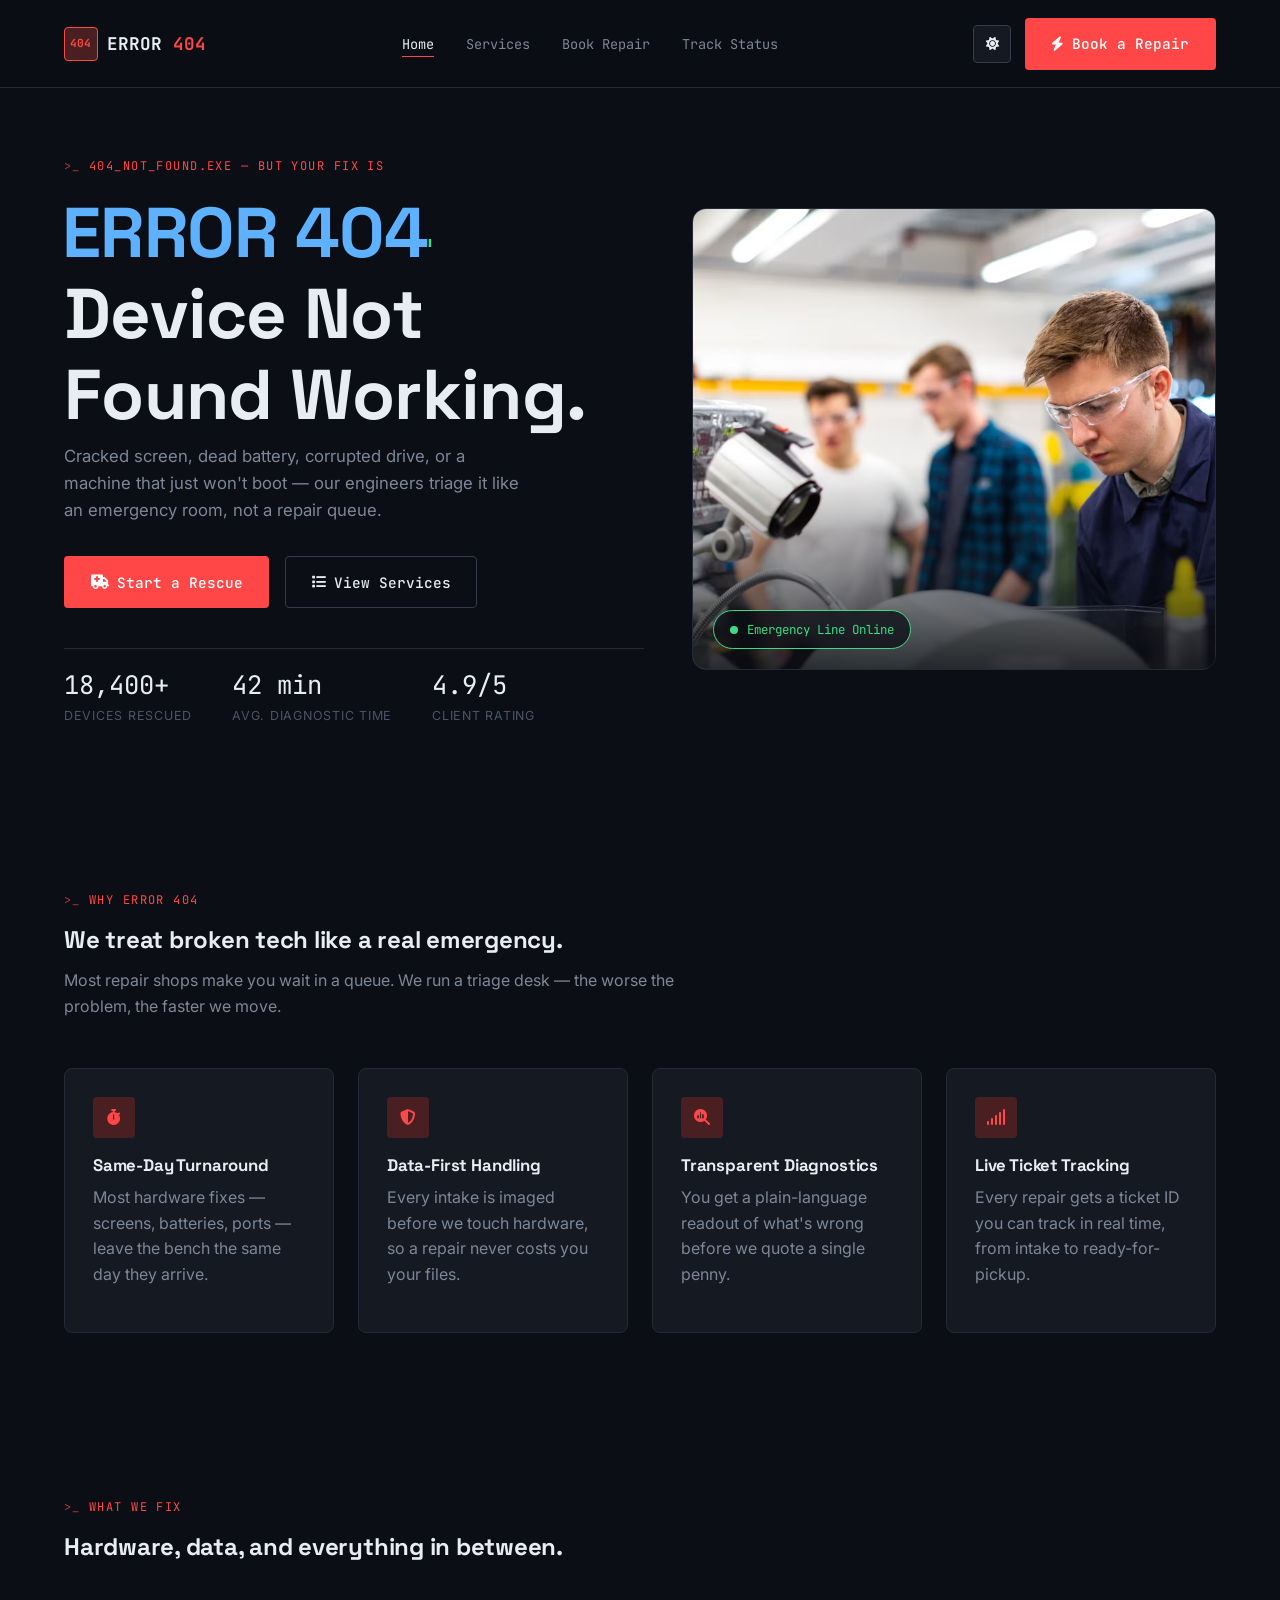
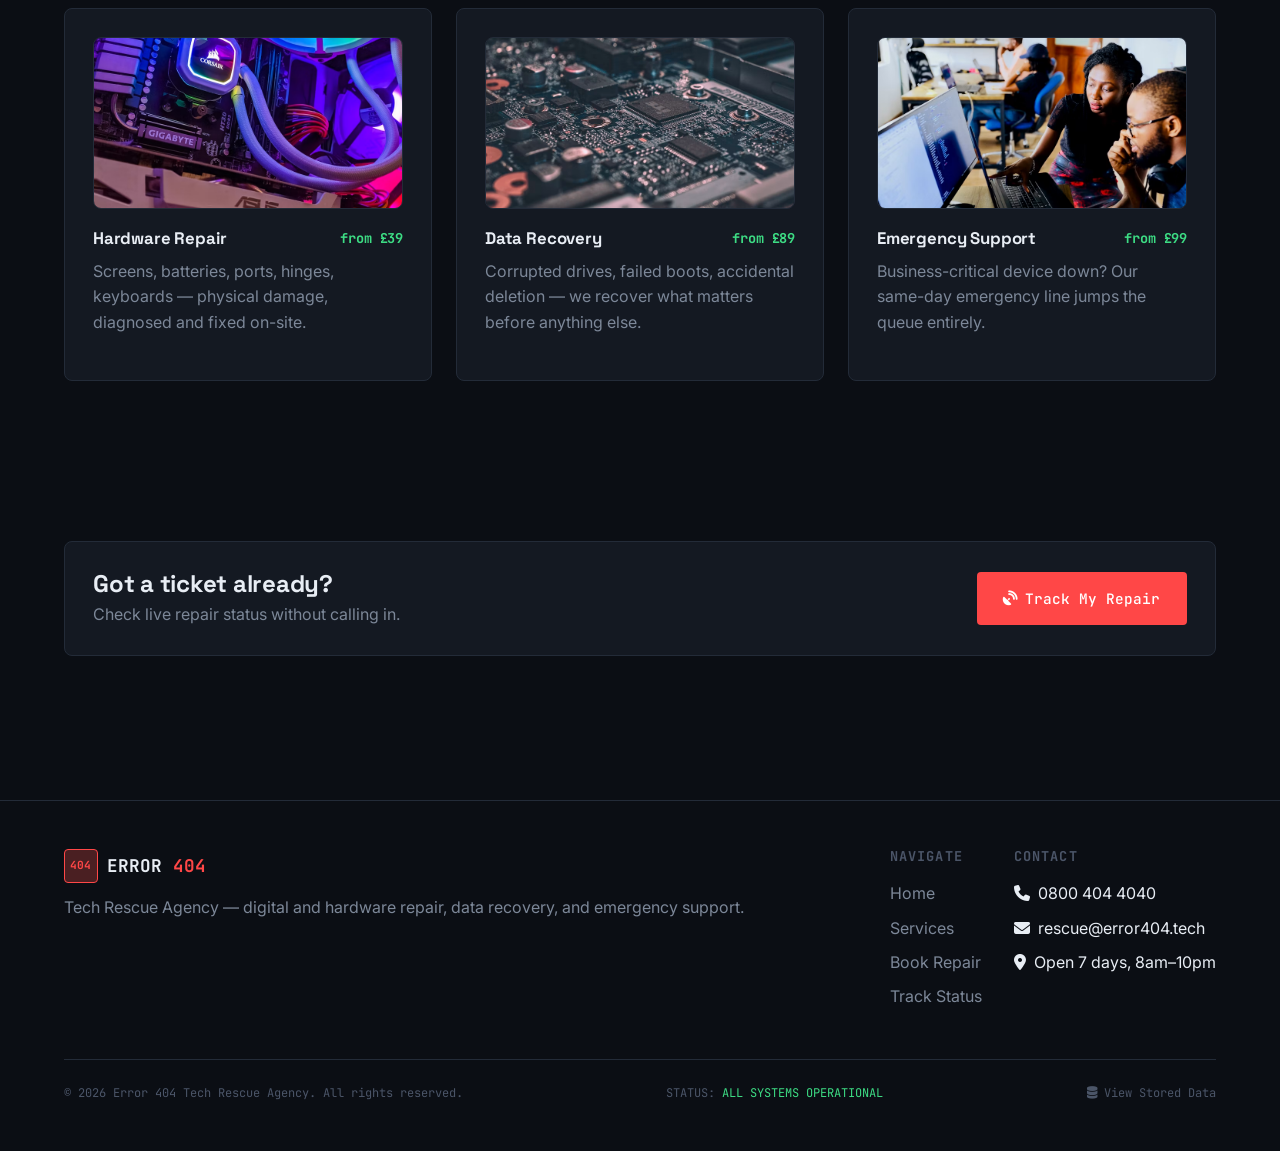
<file: index.html>
<!DOCTYPE html>
<html lang="en" data-theme="dark">
<head>
  <meta charset="UTF-8" />
  <meta name="viewport" content="width=device-width, initial-scale=1.0" />
  <title>Error 404: Tech Rescue Agency — Emergency Device Repair</title>
  <meta name="description" content="Screen repair, data recovery, and emergency tech support. When your device throws an error, we're the fix." />

    <link rel="preconnect" href="https://fonts.googleapis.com">
  <link rel="preconnect" href="https://fonts.gstatic.com" crossorigin>
  <link href="https://fonts.googleapis.com/css2?family=Space+Grotesk:wght@500;600;700&family=Inter:wght@400;500;600&family=JetBrains+Mono:wght@400;500;700&display=swap" rel="stylesheet">

    <link rel="stylesheet" href="https://cdnjs.cloudflare.com/ajax/libs/font-awesome/6.5.2/css/all.min.css">

    <link rel="stylesheet" href="styles.css">
</head>
<body>

    <header class="site-header">
    <div class="container navbar">
      <a href="index.html" class="brand">
        <span class="brand-mark">404</span>
        <span class="brand-name">ERROR <span>404</span></span>
      </a>

      <nav aria-label="Primary">
        <ul class="nav-links">
          <li><a href="index.html" class="active">Home</a></li>
          <li><a href="services.html">Services</a></li>
          <li><a href="book-repair.html">Book Repair</a></li>
          <li><a href="status.html">Track Status</a></li>
        </ul>
      </nav>

      <div class="nav-actions">
        <button class="theme-toggle" type="button" aria-label="Toggle dark or light mode">
          <i class="fa-solid fa-sun"></i>
        </button>
        <a href="book-repair.html" class="btn btn-primary">
          <i class="fa-solid fa-bolt"></i> Book a Repair
        </a>
        <button class="nav-toggle" type="button" aria-label="Toggle navigation menu" aria-expanded="false">
          <span></span><span></span><span></span>
        </button>
      </div>
    </div>
  </header>

  <main>
        <section class="hero container">
      <div class="hero-copy">
        <p class="eyebrow">404_NOT_FOUND.exe — but your fix is</p>
        <h1 class="hero-headline">
          <span class="glitch" data-text="ERROR 404">ERROR 404</span><br>
          Device Not Found Working.
        </h1>
        <p class="hero-sub">
          Cracked screen, dead battery, corrupted drive, or a machine that just won't boot —
          our engineers triage it like an emergency room, not a repair queue.
        </p>
        <div class="hero-cta">
          <a href="book-repair.html" class="btn btn-primary"><i class="fa-solid fa-truck-medical"></i> Start a Rescue</a>
          <a href="services.html" class="btn btn-ghost"><i class="fa-solid fa-list"></i> View Services</a>
        </div>

        <div class="stat-strip">
          <div>
            <div class="stat-value">18,400+</div>
            <div class="stat-label">Devices rescued</div>
          </div>
          <div>
            <div class="stat-value">42 min</div>
            <div class="stat-label">Avg. diagnostic time</div>
          </div>
          <div>
            <div class="stat-value">4.9/5</div>
            <div class="stat-label">Client rating</div>
          </div>
        </div>
      </div>

      <div class="hero-media">
        <img src="images/hero-workbench.png" alt="Technician's repair workbench with tools and an open laptop mid-diagnostic">
        <div class="status-badge">
          <span class="status-dot"></span> Emergency Line Online
        </div>
      </div>
    </section>

        <section class="container">
      <div class="section-head">
        <p class="eyebrow">Why Error 404</p>
        <h2>We treat broken tech like a real emergency.</h2>
        <p>Most repair shops make you wait in a queue. We run a triage desk — the worse the problem, the faster we move.</p>
      </div>

      <div class="card-grid">
        <article class="card">
          <div class="card-icon"><i class="fa-solid fa-stopwatch"></i></div>
          <h3>Same-Day Turnaround</h3>
          <p>Most hardware fixes — screens, batteries, ports — leave the bench the same day they arrive.</p>
        </article>
        <article class="card">
          <div class="card-icon"><i class="fa-solid fa-shield-halved"></i></div>
          <h3>Data-First Handling</h3>
          <p>Every intake is imaged before we touch hardware, so a repair never costs you your files.</p>
        </article>
        <article class="card">
          <div class="card-icon"><i class="fa-solid fa-magnifying-glass-chart"></i></div>
          <h3>Transparent Diagnostics</h3>
          <p>You get a plain-language readout of what's wrong before we quote a single penny.</p>
        </article>
        <article class="card">
          <div class="card-icon"><i class="fa-solid fa-signal"></i></div>
          <h3>Live Ticket Tracking</h3>
          <p>Every repair gets a ticket ID you can track in real time, from intake to ready-for-pickup.</p>
        </article>
      </div>
    </section>

        <section class="container">
      <div class="section-head">
        <p class="eyebrow">What we fix</p>
        <h2>Hardware, data, and everything in between.</h2>
      </div>

      <div class="card-grid">
        <article class="card">
          <div class="card-media">
            <img src="images/hardware-repair.png" alt="Close-up of hands repairing internal hardware components">
          </div>
          <h3>Hardware Repair <span class="card-price">from £39</span></h3>
          <p>Screens, batteries, ports, hinges, keyboards — physical damage, diagnosed and fixed on-site.</p>
        </article>
        <article class="card">
          <div class="card-media">
            <img src="images/circuit-board.png" alt="Macro shot of a circuit board representing data recovery work">
          </div>
          <h3>Data Recovery <span class="card-price">from £89</span></h3>
          <p>Corrupted drives, failed boots, accidental deletion — we recover what matters before anything else.</p>
        </article>
        <article class="card">
          <div class="card-media">
            <img src="images/team-engineers.png" alt="Team of engineers collaborating at a repair station">
          </div>
          <h3>Emergency Support <span class="card-price">from £99</span></h3>
          <p>Business-critical device down? Our same-day emergency line jumps the queue entirely.</p>
        </article>
      </div>
    </section>

        <section class="container">
      <div class="card cta-band">
        <div>
          <h2 class="cta-band-title">Got a ticket already?</h2>
          <p class="cta-band-sub">Check live repair status without calling in.</p>
        </div>
        <a href="status.html" class="btn btn-primary"><i class="fa-solid fa-satellite-dish"></i> Track My Repair</a>
      </div>
    </section>
  </main>

    <footer class="site-footer">
    <div class="container">
      <div class="footer-grid">
        <div class="footer-col footer-col-wide">
          <div class="brand footer-brand">
            <span class="brand-mark">404</span>
            <span class="brand-name">ERROR <span>404</span></span>
          </div>
          <p>Tech Rescue Agency — digital and hardware repair, data recovery, and emergency support.</p>
        </div>
        <div class="footer-col">
          <h4>Navigate</h4>
          <ul>
            <li><a href="index.html">Home</a></li>
            <li><a href="services.html">Services</a></li>
            <li><a href="book-repair.html">Book Repair</a></li>
            <li><a href="status.html">Track Status</a></li>
          </ul>
        </div>
        <div class="footer-col">
          <h4>Contact</h4>
          <ul>
            <li><i class="fa-solid fa-phone"></i>&nbsp; 0800 404 4040</li>
            <li><i class="fa-solid fa-envelope"></i>&nbsp; rescue@error404.tech</li>
            <li><i class="fa-solid fa-location-dot"></i>&nbsp; Open 7 days, 8am–10pm</li>
          </ul>
        </div>
      </div>
      <div class="footer-bottom">
        <span>&copy; 2026 Error 404 Tech Rescue Agency. All rights reserved.</span>
        <span>STATUS: <span class="status-ok-text">ALL SYSTEMS OPERATIONAL</span></span>
        <a href="data-viewer.html" class="footer-data-link"><i class="fa-solid fa-database"></i> View Stored Data</a>
      </div>
    </div>
  </footer>

    <script src="https://code.jquery.com/jquery-3.7.1.min.js"></script>
    <script src="script.js"></script>
</body>
</html>
</file>
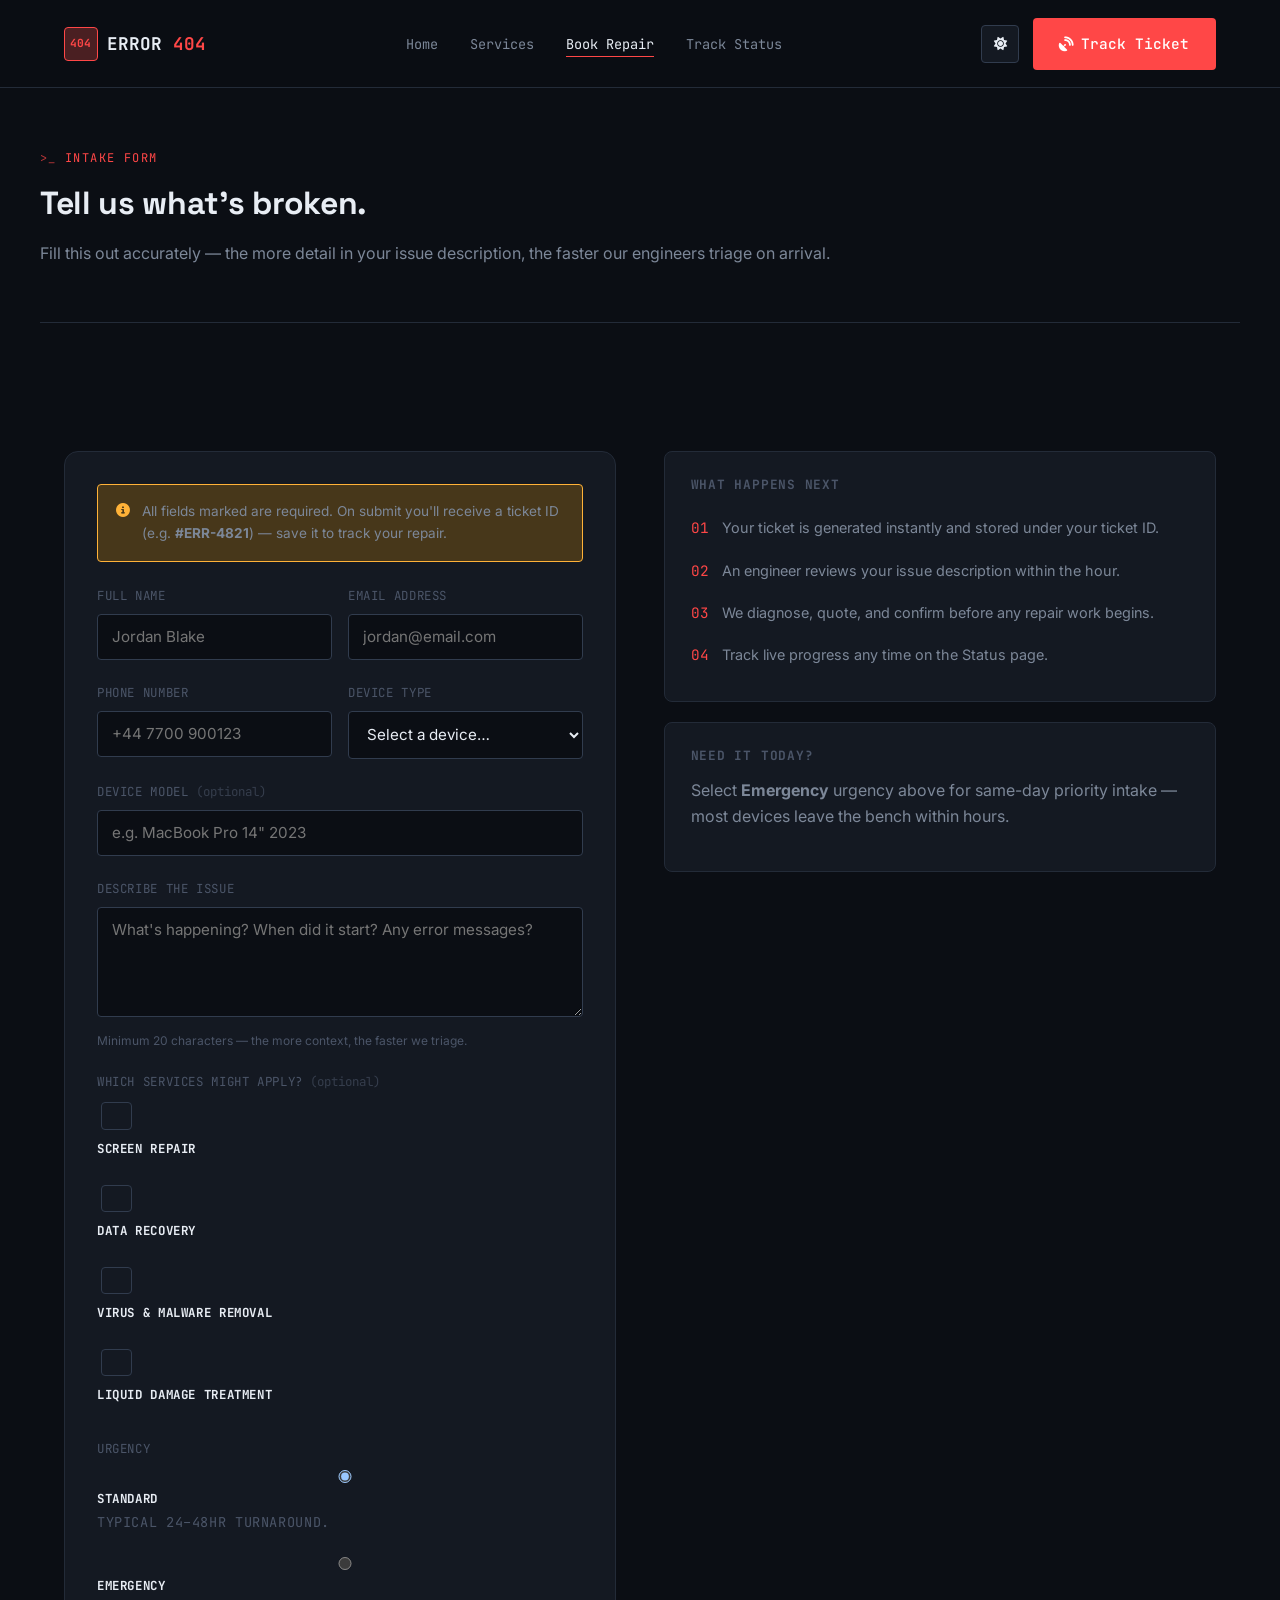
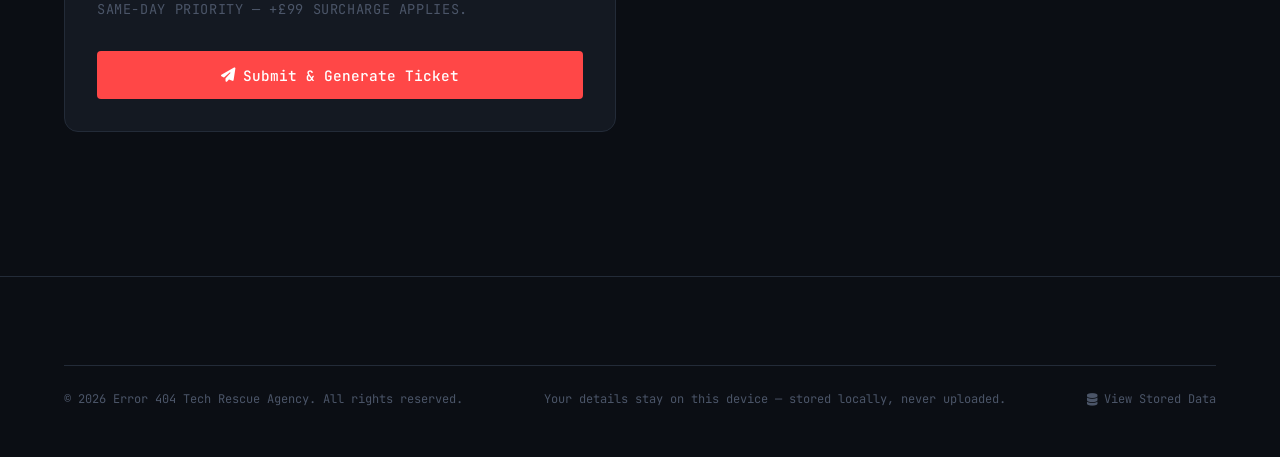
<file: book-repair.html>
<!DOCTYPE html>
<html lang="en" data-theme="dark">
<head>
  <meta charset="UTF-8" />
  <meta name="viewport" content="width=device-width, initial-scale=1.0" />
  <title>Book a Repair — Error 404 Tech Rescue Agency</title>
  <meta name="description" content="Submit your device details and get an instant repair ticket number." />

  <link rel="preconnect" href="https://fonts.googleapis.com">
  <link rel="preconnect" href="https://fonts.gstatic.com" crossorigin>
  <link href="https://fonts.googleapis.com/css2?family=Space+Grotesk:wght@500;600;700&family=Inter:wght@400;500;600&family=JetBrains+Mono:wght@400;500;700&display=swap" rel="stylesheet">
  <link rel="stylesheet" href="https://cdnjs.cloudflare.com/ajax/libs/font-awesome/6.5.2/css/all.min.css">
  <link rel="stylesheet" href="styles.css">
</head>
<body>

  <header class="site-header">
    <div class="container navbar">
      <a href="index.html" class="brand">
        <span class="brand-mark">404</span>
        <span class="brand-name">ERROR <span>404</span></span>
      </a>
      <nav aria-label="Primary">
        <ul class="nav-links">
          <li><a href="index.html">Home</a></li>
          <li><a href="services.html">Services</a></li>
          <li><a href="book-repair.html" class="active">Book Repair</a></li>
          <li><a href="status.html">Track Status</a></li>
        </ul>
      </nav>
      <div class="nav-actions">
        <button class="theme-toggle" type="button" aria-label="Toggle dark or light mode">
          <i class="fa-solid fa-sun"></i>
        </button>
        <a href="status.html" class="btn btn-primary">
          <i class="fa-solid fa-satellite-dish"></i> Track Ticket
        </a>
        <button class="nav-toggle" type="button" aria-label="Toggle navigation menu" aria-expanded="false">
          <span></span><span></span><span></span>
        </button>
      </div>
    </div>
  </header>

  <main>
    <div class="container page-band">
      <p class="eyebrow">Intake form</p>
      <h1>Tell us what's broken.</h1>
      <p>Fill this out accurately — the more detail in your issue description, the faster our engineers triage on arrival.</p>
    </div>

    <section class="container">
      <div class="form-shell">

                <div class="form-card">
          <div class="form-note">
            <i class="fa-solid fa-circle-info"></i>
            <span>All fields marked are required. On submit you'll receive a ticket ID (e.g. <strong>#ERR-4821</strong>) — save it to track your repair.</span>
          </div>

          <form id="bookRepairForm" novalidate>

            <div class="field-row">
              <div class="field" data-field="fullName">
                <label for="fullName">Full Name</label>
                <input type="text" id="fullName" name="fullName" placeholder="Jordan Blake" autocomplete="name">
                <p class="field-error" role="alert"></p>
              </div>

              <div class="field" data-field="email">
                <label for="email">Email Address</label>
                <input type="email" id="email" name="email" placeholder="jordan@email.com" autocomplete="email">
                <p class="field-error" role="alert"></p>
              </div>
            </div>

            <div class="field-row">
              <div class="field" data-field="phone">
                <label for="phone">Phone Number</label>
                <input type="tel" id="phone" name="phone" placeholder="+44 7700 900123" autocomplete="tel">
                <p class="field-error" role="alert"></p>
              </div>

              <div class="field" data-field="deviceType">
                <label for="deviceType">Device Type</label>
                <select id="deviceType" name="deviceType">
                  <option value="">Select a device…</option>
                  <option value="Laptop">Laptop</option>
                  <option value="Desktop PC">Desktop PC</option>
                  <option value="Smartphone">Smartphone</option>
                  <option value="Tablet">Tablet</option>
                  <option value="Gaming Console">Gaming Console</option>
                  <option value="Smartwatch">Smartwatch</option>
                  <option value="Other">Other</option>
                </select>
                <p class="field-error" role="alert"></p>
              </div>
            </div>

            <div class="field">
              <label for="deviceModel">Device Model <span class="field-optional">(optional)</span></label>
              <input type="text" id="deviceModel" name="deviceModel" placeholder="e.g. MacBook Pro 14&quot; 2023">
            </div>

            <div class="field" data-field="issueDescription">
              <label for="issueDescription">Describe the Issue</label>
              <textarea id="issueDescription" name="issueDescription" placeholder="What's happening? When did it start? Any error messages?"></textarea>
              <p class="field-hint">Minimum 20 characters — the more context, the faster we triage.</p>
              <p class="field-error" role="alert"></p>
            </div>

            <div class="field">
              <label>Which services might apply? <span class="field-optional">(optional)</span></label>
              <div class="checkbox-group">
                <label class="service-check">
                  <input type="checkbox" class="service-checkbox-form" value="screen-repair">
                  <span class="service-check-text"><strong>Screen Repair</strong></span>
                </label>
                <label class="service-check">
                  <input type="checkbox" class="service-checkbox-form" value="data-recovery">
                  <span class="service-check-text"><strong>Data Recovery</strong></span>
                </label>
                <label class="service-check">
                  <input type="checkbox" class="service-checkbox-form" value="malware-removal">
                  <span class="service-check-text"><strong>Virus & Malware Removal</strong></span>
                </label>
                <label class="service-check">
                  <input type="checkbox" class="service-checkbox-form" value="liquid-damage">
                  <span class="service-check-text"><strong>Liquid Damage Treatment</strong></span>
                </label>
              </div>
            </div>

            <div class="field">
              <label>Urgency</label>
              <div class="checkbox-group">
                <label class="service-check">
                  <input type="radio" name="urgency" value="standard" checked>
                  <span class="service-check-text"><strong>Standard</strong> <span>Typical 24–48hr turnaround.</span></span>
                </label>
                <label class="service-check">
                  <input type="radio" name="urgency" value="emergency">
                  <span class="service-check-text"><strong>Emergency</strong> <span>Same-day priority — +£99 surcharge applies.</span></span>
                </label>
              </div>
            </div>

            <button type="submit" class="btn btn-primary btn-block">
              <i class="fa-solid fa-paper-plane"></i> Submit &amp; Generate Ticket
            </button>
          </form>
        </div>

                <aside class="form-side">
          <div class="side-card">
            <h4>What happens next</h4>
            <ul class="side-steps">
              <li><span class="num">01</span> Your ticket is generated instantly and stored under your ticket ID.</li>
              <li><span class="num">02</span> An engineer reviews your issue description within the hour.</li>
              <li><span class="num">03</span> We diagnose, quote, and confirm before any repair work begins.</li>
              <li><span class="num">04</span> Track live progress any time on the Status page.</li>
            </ul>
          </div>
          <div class="side-card">
            <h4>Need it today?</h4>
            <p>Select <strong>Emergency</strong> urgency above for same-day priority intake — most devices leave the bench within hours.</p>
          </div>
        </aside>

      </div>
    </section>
  </main>

  <footer class="site-footer">
    <div class="container">
      <div class="footer-bottom">
        <span>&copy; 2026 Error 404 Tech Rescue Agency. All rights reserved.</span>
        <span>Your details stay on this device — stored locally, never uploaded.</span>
        <a href="data-viewer.html" class="footer-data-link"><i class="fa-solid fa-database"></i> View Stored Data</a>
      </div>
    </div>
  </footer>

  <script src="https://code.jquery.com/jquery-3.7.1.min.js"></script>
  <script src="script.js"></script>
</body>
</html>
</file>
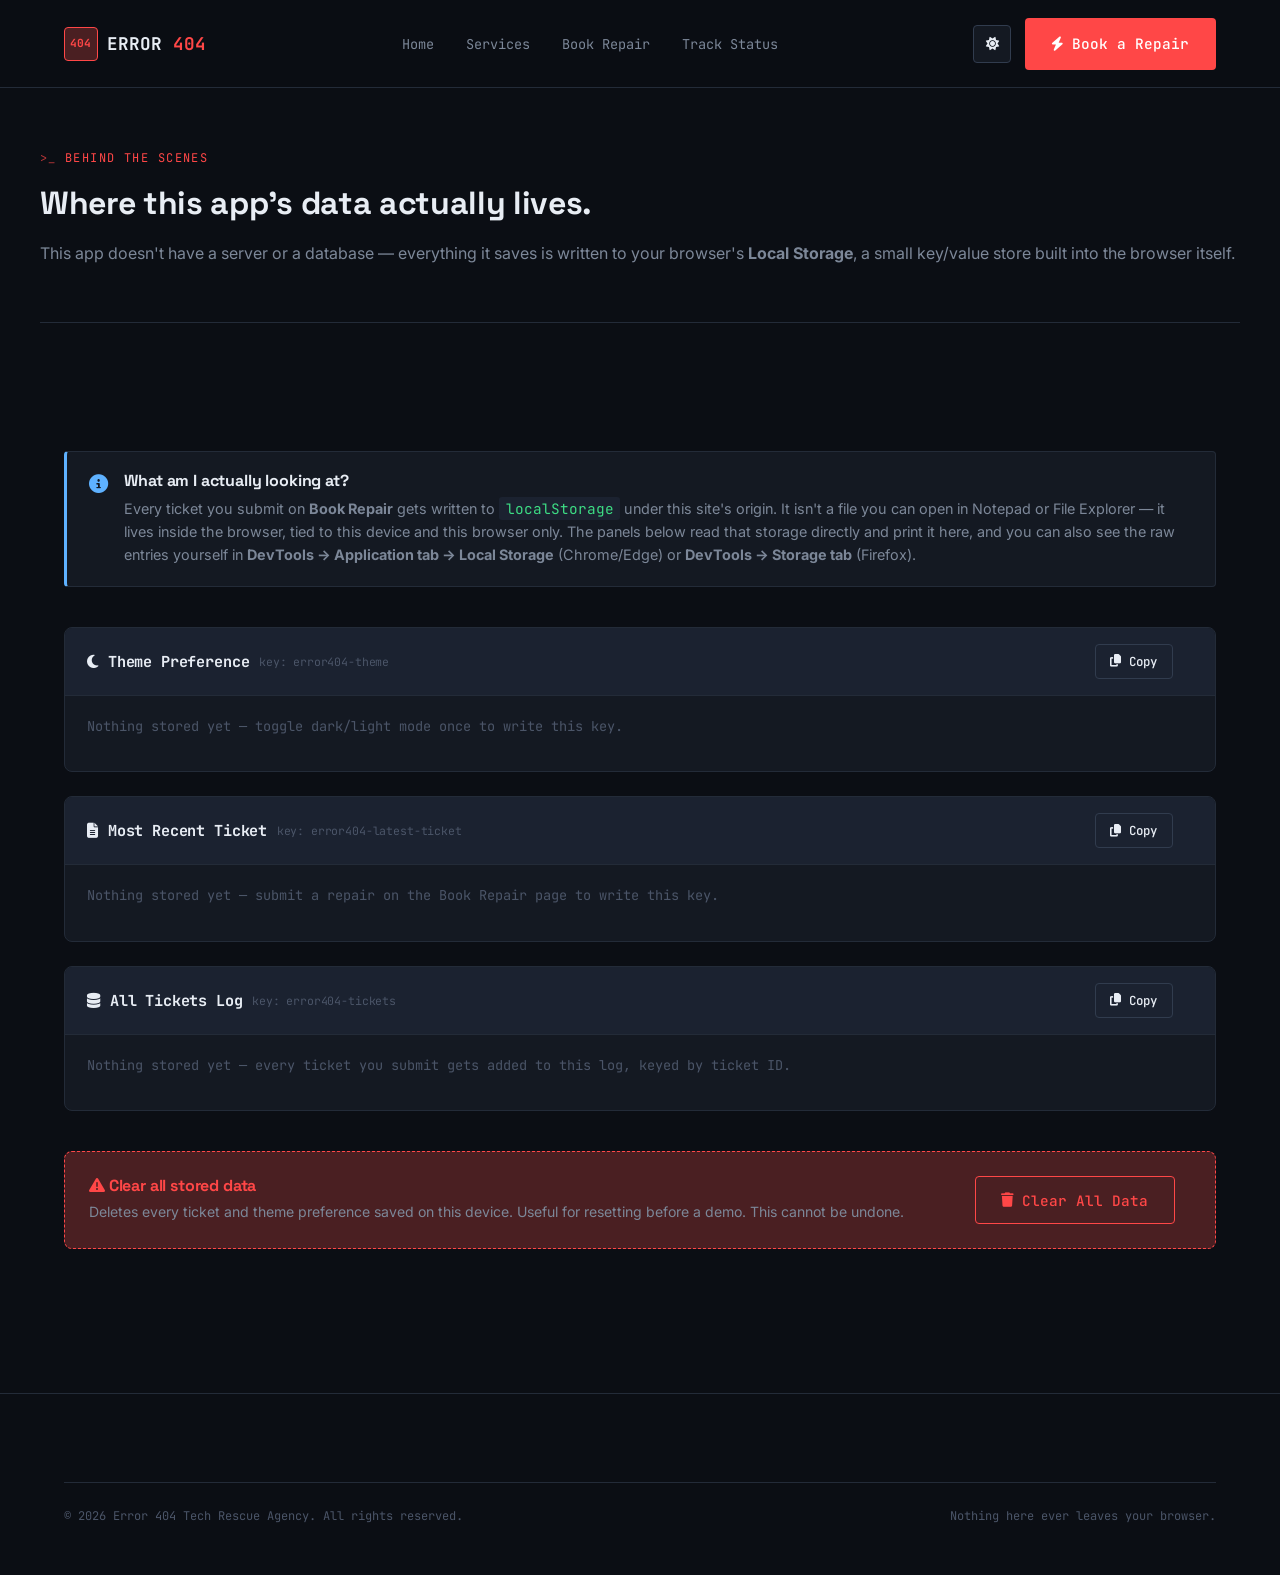
<file: data-viewer.html>
<!DOCTYPE html>
<html lang="en" data-theme="dark">
<head>
  <meta charset="UTF-8" />
  <meta name="viewport" content="width=device-width, initial-scale=1.0" />
  <title>Stored Data Viewer — Error 404 Tech Rescue Agency</title>
  <meta name="description" content="See exactly what this app has stored in your browser's local storage." />

  <link rel="preconnect" href="https://fonts.googleapis.com">
  <link rel="preconnect" href="https://fonts.gstatic.com" crossorigin>
  <link href="https://fonts.googleapis.com/css2?family=Space+Grotesk:wght@500;600;700&family=Inter:wght@400;500;600&family=JetBrains+Mono:wght@400;500;700&display=swap" rel="stylesheet">
  <link rel="stylesheet" href="https://cdnjs.cloudflare.com/ajax/libs/font-awesome/6.5.2/css/all.min.css">
  <link rel="stylesheet" href="styles.css">
</head>
<body>

  <header class="site-header">
    <div class="container navbar">
      <a href="index.html" class="brand">
        <span class="brand-mark">404</span>
        <span class="brand-name">ERROR <span>404</span></span>
      </a>
      <nav aria-label="Primary">
        <ul class="nav-links">
          <li><a href="index.html">Home</a></li>
          <li><a href="services.html">Services</a></li>
          <li><a href="book-repair.html">Book Repair</a></li>
          <li><a href="status.html">Track Status</a></li>
        </ul>
      </nav>
      <div class="nav-actions">
        <button class="theme-toggle" type="button" aria-label="Toggle dark or light mode">
          <i class="fa-solid fa-sun"></i>
        </button>
        <a href="book-repair.html" class="btn btn-primary">
          <i class="fa-solid fa-bolt"></i> Book a Repair
        </a>
        <button class="nav-toggle" type="button" aria-label="Toggle navigation menu" aria-expanded="false">
          <span></span><span></span><span></span>
        </button>
      </div>
    </div>
  </header>

  <main id="dataViewerRoot">
    <div class="container page-band">
      <p class="eyebrow">Behind the scenes</p>
      <h1>Where this app's data actually lives.</h1>
      <p>This app doesn't have a server or a database — everything it saves is written to your browser's <strong>Local Storage</strong>, a small key/value store built into the browser itself.</p>
    </div>

    <section class="container">

      <div class="info-callout">
        <i class="fa-solid fa-circle-info"></i>
        <div>
          <h4>What am I actually looking at?</h4>
          <p>
            Every ticket you submit on <strong>Book Repair</strong> gets written to <code>localStorage</code> under this site's origin.
            It isn't a file you can open in Notepad or File Explorer — it lives inside the browser, tied to this device and this browser only.
            The panels below read that storage directly and print it here, and you can also see the raw entries yourself in
            <strong>DevTools → Application tab → Local Storage</strong> (Chrome/Edge) or <strong>DevTools → Storage tab</strong> (Firefox).
          </p>
        </div>
      </div>

      <div class="data-stack">

                <article class="data-card">
          <div class="data-card-header">
            <h3><i class="fa-solid fa-moon"></i> Theme Preference <span class="key-name">key: error404-theme</span></h3>
            <div class="data-card-actions">
              <button class="btn btn-ghost btn-sm copy-data-btn" data-target="#dataThemeOut" type="button">
                <i class="fa-solid fa-copy"></i> Copy
              </button>
              <span class="toast-msg"></span>
            </div>
          </div>
          <pre class="data-pre" id="dataThemeOut"></pre>
          <p class="data-empty-state" id="dataThemeEmpty">Nothing stored yet — toggle dark/light mode once to write this key.</p>
        </article>

                <article class="data-card">
          <div class="data-card-header">
            <h3><i class="fa-solid fa-file-lines"></i> Most Recent Ticket <span class="key-name">key: error404-latest-ticket</span></h3>
            <div class="data-card-actions">
              <button class="btn btn-ghost btn-sm copy-data-btn" data-target="#dataLatestOut" type="button">
                <i class="fa-solid fa-copy"></i> Copy
              </button>
              <span class="toast-msg"></span>
            </div>
          </div>
          <pre class="data-pre" id="dataLatestOut"></pre>
          <p class="data-empty-state" id="dataLatestEmpty">Nothing stored yet — submit a repair on the Book Repair page to write this key.</p>
        </article>

                <article class="data-card">
          <div class="data-card-header">
            <h3><i class="fa-solid fa-database"></i> All Tickets Log <span class="key-name">key: error404-tickets</span></h3>
            <div class="data-card-actions">
              <button class="btn btn-ghost btn-sm copy-data-btn" data-target="#dataAllOut" type="button">
                <i class="fa-solid fa-copy"></i> Copy
              </button>
              <span class="toast-msg"></span>
            </div>
          </div>
          <pre class="data-pre" id="dataAllOut"></pre>
          <p class="data-empty-state" id="dataAllEmpty">Nothing stored yet — every ticket you submit gets added to this log, keyed by ticket ID.</p>
        </article>

      </div>

      <div class="danger-zone">
        <div>
          <h4><i class="fa-solid fa-triangle-exclamation"></i> Clear all stored data</h4>
          <p>Deletes every ticket and theme preference saved on this device. Useful for resetting before a demo. This cannot be undone.</p>
        </div>
        <div>
          <button class="btn btn-danger" id="clearAllDataBtn" type="button">
            <i class="fa-solid fa-trash"></i> Clear All Data
          </button>
          <span class="toast-msg" id="clearAllToast"></span>
        </div>
      </div>

    </section>
  </main>

  <footer class="site-footer">
    <div class="container">
      <div class="footer-bottom">
        <span>&copy; 2026 Error 404 Tech Rescue Agency. All rights reserved.</span>
        <span>Nothing here ever leaves your browser.</span>
      </div>
    </div>
  </footer>

  <script src="https://code.jquery.com/jquery-3.7.1.min.js"></script>
  <script src="script.js"></script>
</body>
</html>
</file>
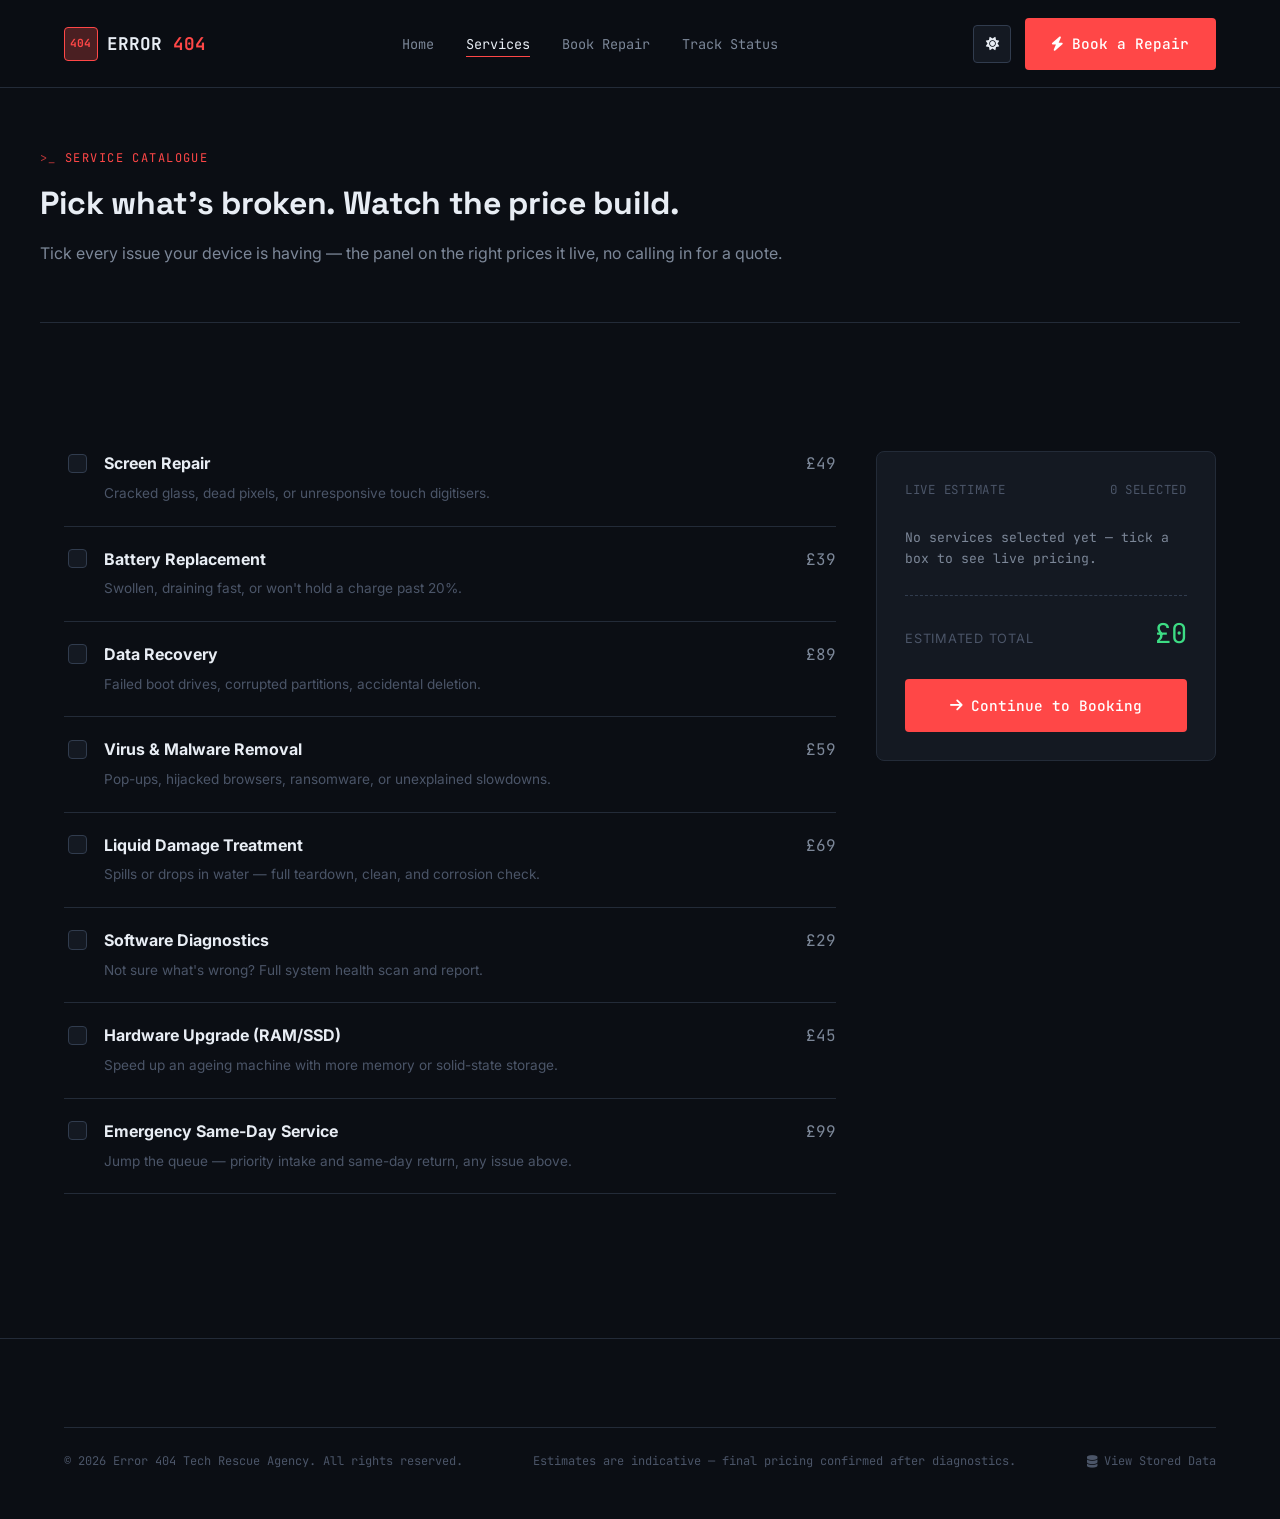
<file: services.html>
<!DOCTYPE html>
<html lang="en" data-theme="dark">
<head>
  <meta charset="UTF-8" />
  <meta name="viewport" content="width=device-width, initial-scale=1.0" />
  <title>Services & Live Pricing — Error 404 Tech Rescue Agency</title>
  <meta name="description" content="Browse repair services and see a live cost estimate as you select what your device needs." />

  <link rel="preconnect" href="https://fonts.googleapis.com">
  <link rel="preconnect" href="https://fonts.gstatic.com" crossorigin>
  <link href="https://fonts.googleapis.com/css2?family=Space+Grotesk:wght@500;600;700&family=Inter:wght@400;500;600&family=JetBrains+Mono:wght@400;500;700&display=swap" rel="stylesheet">
  <link rel="stylesheet" href="https://cdnjs.cloudflare.com/ajax/libs/font-awesome/6.5.2/css/all.min.css">
  <link rel="stylesheet" href="styles.css">
</head>
<body>

  <header class="site-header">
    <div class="container navbar">
      <a href="index.html" class="brand">
        <span class="brand-mark">404</span>
        <span class="brand-name">ERROR <span>404</span></span>
      </a>
      <nav aria-label="Primary">
        <ul class="nav-links">
          <li><a href="index.html">Home</a></li>
          <li><a href="services.html" class="active">Services</a></li>
          <li><a href="book-repair.html">Book Repair</a></li>
          <li><a href="status.html">Track Status</a></li>
        </ul>
      </nav>
      <div class="nav-actions">
        <button class="theme-toggle" type="button" aria-label="Toggle dark or light mode">
          <i class="fa-solid fa-sun"></i>
        </button>
        <a href="book-repair.html" class="btn btn-primary">
          <i class="fa-solid fa-bolt"></i> Book a Repair
        </a>
        <button class="nav-toggle" type="button" aria-label="Toggle navigation menu" aria-expanded="false">
          <span></span><span></span><span></span>
        </button>
      </div>
    </div>
  </header>

  <main>
    <div class="container page-band">
      <p class="eyebrow">Service catalogue</p>
      <h1>Pick what's broken. Watch the price build.</h1>
      <p>Tick every issue your device is having — the panel on the right prices it live, no calling in for a quote.</p>
    </div>

    <section class="container">
      <div class="services-layout">

                <div class="service-list">

          <article class="service-row">
            <label class="service-check">
              <input type="checkbox" class="service-checkbox" value="screen-repair">
              <span class="service-check-text">
                <strong>Screen Repair</strong>
                <span>Cracked glass, dead pixels, or unresponsive touch digitisers.</span>
              </span>
            </label>
            <span class="service-price">£49</span>
          </article>

          <article class="service-row">
            <label class="service-check">
              <input type="checkbox" class="service-checkbox" value="battery-swap">
              <span class="service-check-text">
                <strong>Battery Replacement</strong>
                <span>Swollen, draining fast, or won't hold a charge past 20%.</span>
              </span>
            </label>
            <span class="service-price">£39</span>
          </article>

          <article class="service-row">
            <label class="service-check">
              <input type="checkbox" class="service-checkbox" value="data-recovery">
              <span class="service-check-text">
                <strong>Data Recovery</strong>
                <span>Failed boot drives, corrupted partitions, accidental deletion.</span>
              </span>
            </label>
            <span class="service-price">£89</span>
          </article>

          <article class="service-row">
            <label class="service-check">
              <input type="checkbox" class="service-checkbox" value="malware-removal">
              <span class="service-check-text">
                <strong>Virus & Malware Removal</strong>
                <span>Pop-ups, hijacked browsers, ransomware, or unexplained slowdowns.</span>
              </span>
            </label>
            <span class="service-price">£59</span>
          </article>

          <article class="service-row">
            <label class="service-check">
              <input type="checkbox" class="service-checkbox" value="liquid-damage">
              <span class="service-check-text">
                <strong>Liquid Damage Treatment</strong>
                <span>Spills or drops in water — full teardown, clean, and corrosion check.</span>
              </span>
            </label>
            <span class="service-price">£69</span>
          </article>

          <article class="service-row">
            <label class="service-check">
              <input type="checkbox" class="service-checkbox" value="diagnostics">
              <span class="service-check-text">
                <strong>Software Diagnostics</strong>
                <span>Not sure what's wrong? Full system health scan and report.</span>
              </span>
            </label>
            <span class="service-price">£29</span>
          </article>

          <article class="service-row">
            <label class="service-check">
              <input type="checkbox" class="service-checkbox" value="hardware-upgrade">
              <span class="service-check-text">
                <strong>Hardware Upgrade (RAM/SSD)</strong>
                <span>Speed up an ageing machine with more memory or solid-state storage.</span>
              </span>
            </label>
            <span class="service-price">£45</span>
          </article>

          <article class="service-row">
            <label class="service-check">
              <input type="checkbox" class="service-checkbox" value="emergency-sameday">
              <span class="service-check-text">
                <strong>Emergency Same-Day Service</strong>
                <span>Jump the queue — priority intake and same-day return, any issue above.</span>
              </span>
            </label>
            <span class="service-price">£99</span>
          </article>

        </div>

                <aside class="estimator" aria-live="polite">
          <div class="estimator-header">
            <span>Live Estimate</span>
            <span><span id="estimatorCount">0</span> selected</span>
          </div>
          <ul class="estimator-list" id="estimatorList">
            <li class="estimator-empty">No services selected yet — tick a box to see live pricing.</li>
          </ul>
          <div class="estimator-total">
            <span class="label">Estimated total</span>
            <span class="amount" id="estimatorTotal">£0</span>
          </div>
          <a href="book-repair.html" class="btn btn-primary btn-block">
            <i class="fa-solid fa-arrow-right"></i> Continue to Booking
          </a>
        </aside>

      </div>
    </section>
  </main>

  <footer class="site-footer">
    <div class="container">
      <div class="footer-bottom">
        <span>&copy; 2026 Error 404 Tech Rescue Agency. All rights reserved.</span>
        <span>Estimates are indicative — final pricing confirmed after diagnostics.</span>
        <a href="data-viewer.html" class="footer-data-link"><i class="fa-solid fa-database"></i> View Stored Data</a>
      </div>
    </div>
  </footer>

  <script src="https://code.jquery.com/jquery-3.7.1.min.js"></script>
  <script src="script.js"></script>
</body>
</html>
</file>
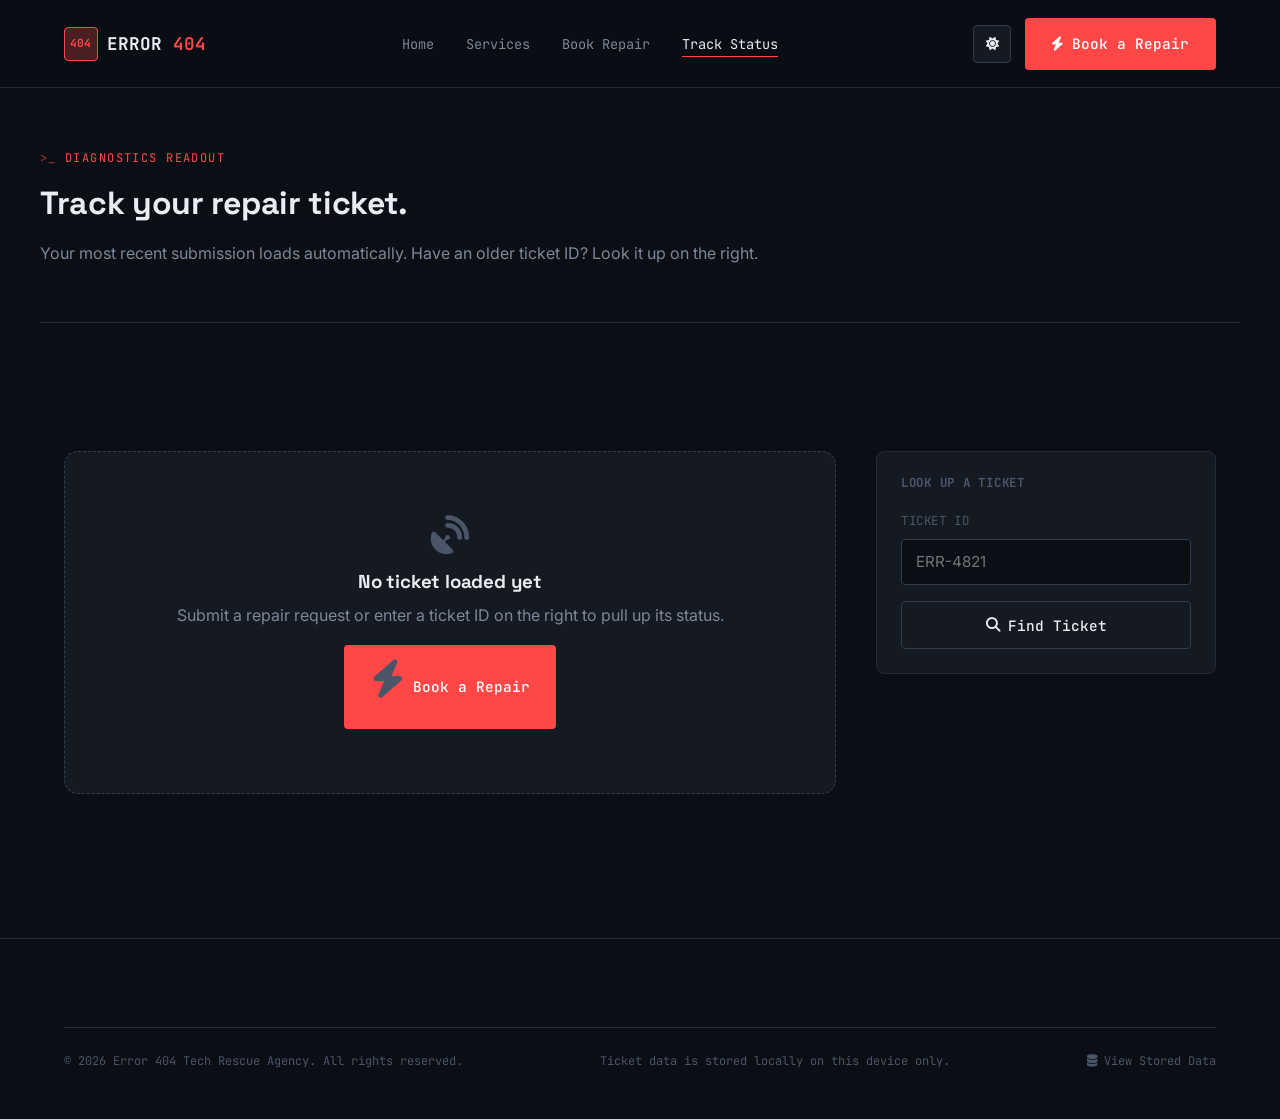
<file: status.html>
<!DOCTYPE html>
<html lang="en" data-theme="dark">
<head>
  <meta charset="UTF-8" />
  <meta name="viewport" content="width=device-width, initial-scale=1.0" />
  <title>Track Repair Status — Error 404 Tech Rescue Agency</title>
  <meta name="description" content="Look up your repair ticket and follow live diagnostic progress." />

  <link rel="preconnect" href="https://fonts.googleapis.com">
  <link rel="preconnect" href="https://fonts.gstatic.com" crossorigin>
  <link href="https://fonts.googleapis.com/css2?family=Space+Grotesk:wght@500;600;700&family=Inter:wght@400;500;600&family=JetBrains+Mono:wght@400;500;700&display=swap" rel="stylesheet">
  <link rel="stylesheet" href="https://cdnjs.cloudflare.com/ajax/libs/font-awesome/6.5.2/css/all.min.css">
  <link rel="stylesheet" href="styles.css">
</head>
<body>

  <header class="site-header">
    <div class="container navbar">
      <a href="index.html" class="brand">
        <span class="brand-mark">404</span>
        <span class="brand-name">ERROR <span>404</span></span>
      </a>
      <nav aria-label="Primary">
        <ul class="nav-links">
          <li><a href="index.html">Home</a></li>
          <li><a href="services.html">Services</a></li>
          <li><a href="book-repair.html">Book Repair</a></li>
          <li><a href="status.html" class="active">Track Status</a></li>
        </ul>
      </nav>
      <div class="nav-actions">
        <button class="theme-toggle" type="button" aria-label="Toggle dark or light mode">
          <i class="fa-solid fa-sun"></i>
        </button>
        <a href="book-repair.html" class="btn btn-primary">
          <i class="fa-solid fa-bolt"></i> Book a Repair
        </a>
        <button class="nav-toggle" type="button" aria-label="Toggle navigation menu" aria-expanded="false">
          <span></span><span></span><span></span>
        </button>
      </div>
    </div>
  </header>

  <main>
    <div class="container page-band">
      <p class="eyebrow">Diagnostics readout</p>
      <h1>Track your repair ticket.</h1>
      <p>Your most recent submission loads automatically. Have an older ticket ID? Look it up on the right.</p>
    </div>

    <section class="container">
      <div class="tracker-layout">

                <div>
          <div class="no-ticket" id="noTicket">
            <i class="fa-solid fa-satellite-dish"></i>
            <h3>No ticket loaded yet</h3>
            <p>Submit a repair request or enter a ticket ID on the right to pull up its status.</p>
            <a href="book-repair.html" class="btn btn-primary"><i class="fa-solid fa-bolt"></i> Book a Repair</a>
          </div>

          <div class="ticket-panel is-hidden" id="ticketPanel">
            <div class="ticket-topbar">
              <div class="ticket-dots"><span></span><span></span><span></span></div>
              <span class="ticket-id">TICKET #<span id="ticketIdOut">—</span></span>
              <span class="status-badge status-badge-inline">
                <span class="status-dot"></span> Emergency Online
              </span>
            </div>

            <div class="ticket-body">
              <div class="ticket-line"><span class="k">client_name</span><span class="v" id="ticketNameOut">—</span></div>
              <div class="ticket-line"><span class="k">email</span><span class="v" id="ticketEmailOut">—</span></div>
              <div class="ticket-line"><span class="k">phone</span><span class="v" id="ticketPhoneOut">—</span></div>
              <div class="ticket-line"><span class="k">device</span><span class="v" id="ticketDeviceOut">—</span></div>
              <div class="ticket-line"><span class="k">urgency</span><span class="v" id="ticketUrgencyOut">—</span></div>
              <div class="ticket-line"><span class="k">services_flagged</span><span class="v" id="ticketServicesOut">—</span></div>
              <div class="ticket-line"><span class="k">issue_log</span><span class="v" id="ticketIssueOut">—</span></div>
              <div class="ticket-line"><span class="k">submitted_at</span><span class="v" id="ticketDateOut">—</span></div>

              <p class="field-hint field-hint-spaced">
                run diagnostics --ticket<span class="blink-cursor"></span>
              </p>

              <div class="diagnostic-log" id="diagnosticLog"></div>
            </div>
          </div>
        </div>

                <aside class="lookup-card">
          <h4 class="estimator-header"><span>Look up a ticket</span></h4>
          <form id="lookupForm">
            <div class="field">
              <label for="lookupInput">Ticket ID</label>
              <input type="text" id="lookupInput" placeholder="ERR-4821">
            </div>
            <button type="submit" class="btn btn-ghost btn-block">
              <i class="fa-solid fa-magnifying-glass"></i> Find Ticket
            </button>
            <p class="field-error lookup-error is-hidden" id="lookupError" role="alert"></p>
          </form>
        </aside>

      </div>
    </section>
  </main>

  <footer class="site-footer">
    <div class="container">
      <div class="footer-bottom">
        <span>&copy; 2026 Error 404 Tech Rescue Agency. All rights reserved.</span>
        <span>Ticket data is stored locally on this device only.</span>
        <a href="data-viewer.html" class="footer-data-link"><i class="fa-solid fa-database"></i> View Stored Data</a>
      </div>
    </div>
  </footer>

  <script src="https://code.jquery.com/jquery-3.7.1.min.js"></script>
  <script src="script.js"></script>
</body>
</html>
</file>
<file: styles.css>
:root {

  --bg: #0b0e14;
  --surface: #141922;
  --surface-raised: #1b2230;
  --border: #232b38;
  --border-strong: #313c4e;

  --text-primary: #e8edf4;
  --text-muted: #7c8798;
  --text-faint: #4b5568;

  --alert: #ff4747;
  --alert-dim: #4a1f22;
  --signal: #ffb238;
  --signal-dim: #47371a;
  --online: #3ddc84;
  --online-dim: #1c3d2c;
  --info: #5eb1ff;

  --accent: var(--alert);

  --font-display: 'Space Grotesk', sans-serif;
  --font-body: 'Inter', sans-serif;
  --font-mono: 'JetBrains Mono', monospace;

  --max-width: 1200px;
  --radius-sm: 4px;
  --radius-md: 8px;
  --radius-lg: 14px;
  --gap: 1.5rem;

  --transition-fast: 150ms ease;
  --transition-base: 250ms cubic-bezier(0.4, 0, 0.2, 1);

  color-scheme: dark;
}

:root[data-theme="light"] {
  --bg: #f4f6f9;
  --surface: #ffffff;
  --surface-raised: #ffffff;
  --border: #dde2ea;
  --border-strong: #c3ccd9;

  --text-primary: #131722;
  --text-muted: #545e70;
  --text-faint: #8791a1;

  --alert-dim: #ffe3e1;
  --signal-dim: #fff1d9;
  --online-dim: #d9f5e6;

  color-scheme: light;
}

*, *::before, *::after { box-sizing: border-box; }

html { scroll-behavior: smooth; }

body {
  margin: 0;
  background: var(--bg);
  color: var(--text-primary);
  font-family: var(--font-body);
  font-size: 16px;
  line-height: 1.6;
  transition: background var(--transition-base), color var(--transition-base);
}

img { max-width: 100%; display: block; }

a { color: inherit; text-decoration: none; }

h1, h2, h3, h4 {
  font-family: var(--font-display);
  line-height: 1.15;
  margin: 0 0 0.6em;
  letter-spacing: -0.01em;
}

p { color: var(--text-muted); margin: 0 0 1em; }

.container {
  width: 100%;
  max-width: var(--max-width);
  margin-inline: auto;
  padding-inline: 1.5rem;
}

section { padding: 5rem 0; }

a:focus-visible,
button:focus-visible,
input:focus-visible,
select:focus-visible,
textarea:focus-visible,
.nav-toggle:focus-visible {
  outline: 2px solid var(--info);
  outline-offset: 3px;
}

@media (prefers-reduced-motion: reduce) {
  *, *::before, *::after {
    animation-duration: 0.001ms !important;
    animation-iteration-count: 1 !important;
    transition-duration: 0.001ms !important;
    scroll-behavior: auto !important;
  }
}

.eyebrow {
  display: inline-flex;
  align-items: center;
  gap: 0.5rem;
  font-family: var(--font-mono);
  font-size: 0.75rem;
  letter-spacing: 0.12em;
  text-transform: uppercase;
  color: var(--alert);
  margin-bottom: 1rem;
}

.eyebrow::before { content: '>_'; opacity: 0.7; }

.btn {
  display: inline-flex;
  align-items: center;
  justify-content: center;
  gap: 0.5rem;
  font-family: var(--font-mono);
  font-size: 0.9rem;
  font-weight: 500;
  padding: 0.85rem 1.6rem;
  border-radius: var(--radius-sm);
  border: 1px solid transparent;
  cursor: pointer;
  transition: transform var(--transition-fast), box-shadow var(--transition-fast), background var(--transition-fast);
  white-space: nowrap;
}

.btn:active { transform: translateY(1px); }

.btn-primary {
  background: var(--alert);
  color: #fff;
  box-shadow: 0 0 0 0 rgba(255, 71, 71, 0.5);
}

.btn-primary:hover {
  box-shadow: 0 4px 18px rgba(255, 71, 71, 0.35);
  transform: translateY(-2px);
}

.btn-ghost {
  background: transparent;
  border-color: var(--border-strong);
  color: var(--text-primary);
}

.btn-ghost:hover {
  border-color: var(--alert);
  color: var(--alert);
}

.btn-block { width: 100%; }

.site-header {
  position: sticky;
  top: 0;
  z-index: 100;
  background: color-mix(in srgb, var(--bg) 88%, transparent);
  backdrop-filter: blur(10px);
  border-bottom: 1px solid var(--border);
}

.navbar {
  display: flex;
  align-items: center;
  justify-content: space-between;
  padding-block: 1.1rem;
}

.brand {
  display: flex;
  align-items: center;
  gap: 0.6rem;
  font-family: var(--font-mono);
  font-weight: 700;
  font-size: 1.1rem;
}

.brand-mark {
  display: inline-flex;
  align-items: center;
  justify-content: center;
  width: 2.1rem;
  height: 2.1rem;
  background: var(--alert-dim);
  color: var(--alert);
  border: 1px solid var(--alert);
  border-radius: var(--radius-sm);
  font-size: 0.7rem;
}

.brand-name span { color: var(--alert); }

.nav-links {
  display: flex;
  align-items: center;
  gap: 2rem;
  list-style: none;
  margin: 0;
  padding: 0;
}

.nav-links a {
  font-family: var(--font-mono);
  font-size: 0.85rem;
  color: var(--text-muted);
  position: relative;
  padding-bottom: 4px;
  transition: color var(--transition-fast);
}

.nav-links a::after {
  content: '';
  position: absolute;
  left: 0; bottom: 0;
  width: 0; height: 1px;
  background: var(--alert);
  transition: width var(--transition-fast);
}

.nav-links a:hover,
.nav-links a.active { color: var(--text-primary); }
.nav-links a:hover::after,
.nav-links a.active::after { width: 100%; }

.nav-actions { display: flex; align-items: center; gap: 0.85rem; }

.theme-toggle {
  display: inline-flex;
  align-items: center;
  justify-content: center;
  width: 2.4rem;
  height: 2.4rem;
  border-radius: var(--radius-sm);
  border: 1px solid var(--border-strong);
  background: var(--surface);
  color: var(--text-primary);
  cursor: pointer;
  transition: border-color var(--transition-fast), transform var(--transition-fast);
}

.theme-toggle:hover { border-color: var(--alert); transform: rotate(15deg); }

.nav-toggle {
  display: none;
  flex-direction: column;
  gap: 5px;
  width: 2.4rem;
  height: 2.4rem;
  align-items: center;
  justify-content: center;
  background: transparent;
  border: 1px solid var(--border-strong);
  border-radius: var(--radius-sm);
  cursor: pointer;
}

.nav-toggle span {
  width: 18px;
  height: 2px;
  background: var(--text-primary);
  transition: transform var(--transition-fast), opacity var(--transition-fast);
}

.nav-toggle.is-open span:nth-child(1) { transform: translateY(7px) rotate(45deg); }
.nav-toggle.is-open span:nth-child(2) { opacity: 0; }
.nav-toggle.is-open span:nth-child(3) { transform: translateY(-7px) rotate(-45deg); }

.site-footer {
  border-top: 1px solid var(--border);
  padding-block: 3rem;
  margin-top: 4rem;
}

.footer-grid {
  display: flex;
  flex-wrap: wrap;
  justify-content: space-between;
  gap: 2rem;
}

.footer-col h4 {
  font-family: var(--font-mono);
  font-size: 0.85rem;
  color: var(--text-faint);
  text-transform: uppercase;
  letter-spacing: 0.08em;
  margin-bottom: 1rem;
}

.footer-col ul { list-style: none; margin: 0; padding: 0; }
.footer-col li { margin-bottom: 0.55rem; }
.footer-col a { color: var(--text-muted); transition: color var(--transition-fast); }
.footer-col a:hover { color: var(--alert); }

.footer-bottom {
  margin-top: 2.5rem;
  padding-top: 1.5rem;
  border-top: 1px solid var(--border);
  font-family: var(--font-mono);
  font-size: 0.75rem;
  color: var(--text-faint);
  display: flex;
  justify-content: space-between;
  flex-wrap: wrap;
  gap: 0.5rem;
}

.hero {
  padding-top: 4rem;
  display: grid;
  grid-template-columns: 1.05fr 0.95fr;
  align-items: center;
  gap: 3rem;
}

.hero-headline {
  font-size: clamp(2.6rem, 5.5vw, 4.4rem);
  margin-bottom: 0.5rem;
}

.hero-headline .glitch {
  position: relative;
  display: inline-block;
  color: var(--alert);
}

.hero-headline .glitch::before,
.hero-headline .glitch::after {
  content: attr(data-text);
  position: absolute;
  left: 0; top: 0;
  width: 100%; height: 100%;
  background: var(--bg);
  overflow: hidden;
  clip-path: inset(0 0 0 0);
}

.hero-headline .glitch::before {
  color: var(--online);
  animation: glitch-shift 4.5s infinite steps(1);
  left: 2px;
}

.hero-headline .glitch::after {
  color: var(--info);
  animation: glitch-shift 4.5s infinite steps(1) reverse;
  left: -2px;
}

@keyframes glitch-shift {
  0%, 92%, 100% { clip-path: inset(0 0 100% 0); opacity: 0; }
  93% { clip-path: inset(10% 0 60% 0); opacity: 0.8; }
  95% { clip-path: inset(60% 0 5% 0); opacity: 0.8; }
  97% { clip-path: inset(30% 0 40% 0); opacity: 0.6; }
  98% { clip-path: inset(0 0 100% 0); opacity: 0; }
}

.hero-sub { font-size: 1.05rem; max-width: 42ch; margin-bottom: 2rem; }

.hero-cta { display: flex; gap: 1rem; flex-wrap: wrap; margin-bottom: 2.5rem; }

.hero-media {
  position: relative;
  border-radius: var(--radius-lg);
  overflow: hidden;
  border: 1px solid var(--border);
}

.hero-media img { width: 100%; height: 460px; object-fit: cover; }

.hero-media::after {
  content: '';
  position: absolute; inset: 0;
  background: linear-gradient(180deg, transparent 55%, rgba(11,14,20,0.85) 100%);
}

.status-badge {
  position: absolute;
  bottom: 1.25rem; left: 1.25rem;
  z-index: 2;
  display: inline-flex;
  align-items: center;
  gap: 0.6rem;
  padding: 0.55rem 1rem;
  background: rgba(11, 14, 20, 0.75);
  border: 1px solid var(--online);
  border-radius: 999px;
  font-family: var(--font-mono);
  font-size: 0.78rem;
  color: var(--online);
  backdrop-filter: blur(6px);
}

.status-dot {
  width: 8px; height: 8px;
  border-radius: 50%;
  background: var(--online);
  box-shadow: 0 0 0 0 rgba(61, 220, 132, 0.7);
  animation: pulse-dot 1.8s infinite;
}

@keyframes pulse-dot {
  0% { box-shadow: 0 0 0 0 rgba(61, 220, 132, 0.55); }
  70% { box-shadow: 0 0 0 10px rgba(61, 220, 132, 0); }
  100% { box-shadow: 0 0 0 0 rgba(61, 220, 132, 0); }
}

.stat-strip {
  display: flex;
  gap: 2.5rem;
  flex-wrap: wrap;
  padding-top: 1rem;
  border-top: 1px solid var(--border);
}

.stat-strip .stat-value {
  font-family: var(--font-mono);
  font-size: 1.6rem;
  color: var(--text-primary);
}

.stat-strip .stat-label {
  font-size: 0.78rem;
  color: var(--text-faint);
  text-transform: uppercase;
  letter-spacing: 0.06em;
}

.section-head {
  max-width: 640px;
  margin-bottom: 3rem;
}

.card-grid {
  display: grid;
  grid-template-columns: repeat(auto-fit, minmax(260px, 1fr));
  gap: var(--gap);
}

.card {
  background: var(--surface);
  border: 1px solid var(--border);
  border-radius: var(--radius-md);
  padding: 1.75rem;
  transition: transform var(--transition-base), border-color var(--transition-base), box-shadow var(--transition-base);
}

.card:hover {
  transform: translateY(-5px);
  border-color: var(--border-strong);
  box-shadow: 0 14px 30px rgba(0,0,0,0.28);
}

.card-icon {
  display: inline-flex;
  align-items: center;
  justify-content: center;
  width: 2.6rem;
  height: 2.6rem;
  border-radius: var(--radius-sm);
  background: var(--alert-dim);
  color: var(--alert);
  margin-bottom: 1.1rem;
  font-size: 1rem;
}

.card h3 {
  display: flex;
  align-items: center;
  justify-content: space-between;
  font-size: 1.05rem;
  gap: 0.5rem;
}

.card-price {
  font-family: var(--font-mono);
  font-size: 0.85rem;
  color: var(--online);
}

.card-media {
  border-radius: var(--radius-md);
  overflow: hidden;
  margin-bottom: 1.25rem;
  border: 1px solid var(--border);
}

.card-media img { height: 170px; width: 100%; object-fit: cover; }

.services-layout {
  display: grid;
  grid-template-columns: 1fr 340px;
  gap: 2.5rem;
  align-items: start;
}

.service-row {
  display: flex;
  align-items: flex-start;
  justify-content: space-between;
  gap: 1rem;
  padding: 1.25rem 0;
  border-bottom: 1px solid var(--border);
}

.service-row:first-child { padding-top: 0; }

.service-check {
  display: flex;
  gap: 0.85rem;
  align-items: flex-start;
  cursor: pointer;
}

.service-check input[type="checkbox"] {
  appearance: none;
  width: 1.2rem; height: 1.2rem;
  margin-top: 0.15rem;
  flex-shrink: 0;
  border: 1px solid var(--border-strong);
  border-radius: 4px;
  background: var(--surface);
  cursor: pointer;
  position: relative;
  transition: border-color var(--transition-fast), background var(--transition-fast);
}

.service-check input[type="checkbox"]:checked {
  background: var(--alert);
  border-color: var(--alert);
}

.service-check input[type="checkbox"]:checked::after {
  content: '\2713';
  position: absolute;
  inset: 0;
  display: flex;
  align-items: center;
  justify-content: center;
  color: #fff;
  font-size: 0.75rem;
}

.service-check-text strong { display: block; color: var(--text-primary); margin-bottom: 0.2rem; }
.service-check-text span { font-size: 0.85rem; color: var(--text-faint); }

.service-price {
  font-family: var(--font-mono);
  color: var(--text-muted);
  white-space: nowrap;
}

.estimator {
  position: sticky;
  top: 6.5rem;
  background: var(--surface);
  border: 1px solid var(--border);
  border-radius: var(--radius-md);
  padding: 1.75rem;
}

.estimator-header {
  display: flex;
  justify-content: space-between;
  align-items: center;
  margin-bottom: 1.25rem;
  font-family: var(--font-mono);
  font-size: 0.78rem;
  color: var(--text-faint);
  text-transform: uppercase;
  letter-spacing: 0.06em;
}

.estimator-list {
  list-style: none;
  margin: 0 0 1.25rem;
  padding: 0;
  min-height: 2rem;
}

.estimator-list li {
  display: flex;
  justify-content: space-between;
  font-family: var(--font-mono);
  font-size: 0.82rem;
  padding: 0.4rem 0;
  color: var(--text-muted);
}

.estimator-empty {
  font-family: var(--font-mono);
  font-size: 0.82rem;
  color: var(--text-faint);
}

.estimator-total {
  display: flex;
  justify-content: space-between;
  align-items: baseline;
  padding-top: 1rem;
  border-top: 1px dashed var(--border-strong);
  margin-bottom: 1.5rem;
}

.estimator-total .label { font-size: 0.8rem; color: var(--text-faint); text-transform: uppercase; letter-spacing: 0.06em; }
.estimator-total .amount { font-family: var(--font-mono); font-size: 1.7rem; color: var(--online); }

.form-shell {
  display: grid;
  grid-template-columns: 1fr 1fr;
  gap: 3rem;
  align-items: start;
}

.form-card {
  background: var(--surface);
  border: 1px solid var(--border);
  border-radius: var(--radius-lg);
  padding: 2rem;
}

.field-row {
  display: flex;
  gap: 1rem;
  flex-wrap: wrap;
}

.field {
  flex: 1 1 220px;
  margin-bottom: 1.4rem;
}

.field label {
  display: block;
  font-family: var(--font-mono);
  font-size: 0.78rem;
  color: var(--text-faint);
  text-transform: uppercase;
  letter-spacing: 0.05em;
  margin-bottom: 0.5rem;
}

.field input,
.field select,
.field textarea {
  width: 100%;
  padding: 0.8rem 0.9rem;
  background: var(--bg);
  border: 1px solid var(--border-strong);
  border-radius: var(--radius-sm);
  color: var(--text-primary);
  font-family: var(--font-body);
  font-size: 0.95rem;
  transition: border-color var(--transition-fast), box-shadow var(--transition-fast);
}

.field textarea { resize: vertical; min-height: 110px; }

.field input:focus,
.field select:focus,
.field textarea:focus {
  outline: none;
  border-color: var(--info);
  box-shadow: 0 0 0 3px rgba(94, 177, 255, 0.15);
}

.field.is-valid input,
.field.is-valid select,
.field.is-valid textarea {
  border-color: var(--online);
  box-shadow: 0 0 0 3px rgba(61, 220, 132, 0.12);
}

.field.is-invalid input,
.field.is-invalid select,
.field.is-invalid textarea {
  border-color: var(--alert);
  box-shadow: 0 0 0 3px rgba(255, 71, 71, 0.12);
}

.field-error {
  display: none;
  align-items: center;
  gap: 0.4rem;
  font-size: 0.78rem;
  color: var(--alert);
  margin-top: 0.45rem;
  font-family: var(--font-mono);
}

.field.is-invalid .field-error { display: flex; }

.field-optional { opacity: 0.6; font-weight: 400; text-transform: none; letter-spacing: normal; }

.field-hint {
  font-size: 0.75rem;
  color: var(--text-faint);
  margin-top: 0.4rem;
}

.checkbox-group {
  display: flex;
  flex-direction: column;
  gap: 0.75rem;
}

.form-note {
  display: flex;
  gap: 0.75rem;
  align-items: flex-start;
  padding: 1rem 1.1rem;
  background: var(--signal-dim);
  border: 1px solid var(--signal);
  border-radius: var(--radius-sm);
  font-size: 0.85rem;
  color: var(--text-muted);
  margin-bottom: 1.5rem;
}

.form-note i { color: var(--signal); margin-top: 0.15rem; }

.form-side {
  position: sticky;
  top: 6.5rem;
}

.side-card {
  background: var(--surface);
  border: 1px solid var(--border);
  border-radius: var(--radius-md);
  padding: 1.6rem;
  margin-bottom: 1.25rem;
}

.side-card h4 {
  font-family: var(--font-mono);
  font-size: 0.8rem;
  text-transform: uppercase;
  letter-spacing: 0.06em;
  color: var(--text-faint);
  margin-bottom: 0.9rem;
}

.side-steps { list-style: none; margin: 0; padding: 0; }

.side-steps li {
  display: flex;
  gap: 0.85rem;
  padding: 0.6rem 0;
  font-size: 0.9rem;
  color: var(--text-muted);
}

.side-steps .num {
  font-family: var(--font-mono);
  color: var(--alert);
  flex-shrink: 0;
}

.tracker-layout {
  display: grid;
  grid-template-columns: 1fr 340px;
  gap: 2.5rem;
  align-items: start;
}

.no-ticket {
  text-align: center;
  padding: 4rem 2rem;
  background: var(--surface);
  border: 1px dashed var(--border-strong);
  border-radius: var(--radius-lg);
}

.no-ticket i { font-size: 2.4rem; color: var(--text-faint); margin-bottom: 1rem; }

.ticket-panel {
  background: var(--surface);
  border: 1px solid var(--border);
  border-radius: var(--radius-lg);
  overflow: hidden;
}

.ticket-topbar {
  display: flex;
  align-items: center;
  justify-content: space-between;
  padding: 1rem 1.5rem;
  background: var(--surface-raised);
  border-bottom: 1px solid var(--border);
  font-family: var(--font-mono);
  font-size: 0.8rem;
}

.ticket-dots { display: flex; gap: 0.4rem; }
.ticket-dots span { width: 9px; height: 9px; border-radius: 50%; background: var(--border-strong); }
.ticket-dots span:nth-child(1) { background: var(--alert); }
.ticket-dots span:nth-child(2) { background: var(--signal); }
.ticket-dots span:nth-child(3) { background: var(--online); }

.ticket-id {
  color: var(--online);
  letter-spacing: 0.04em;
}

.ticket-body { padding: 1.75rem; font-family: var(--font-mono); }

.ticket-line {
  display: flex;
  justify-content: space-between;
  gap: 1rem;
  padding: 0.55rem 0;
  border-bottom: 1px dotted var(--border);
  font-size: 0.88rem;
}

.ticket-line .k { color: var(--text-faint); }
.ticket-line .v { color: var(--text-primary); text-align: right; }

.diagnostic-log {
  display: grid;
  grid-template-columns: repeat(4, 1fr);
  gap: 0.75rem;
  margin-top: 1.75rem;
}

.log-step {
  border: 1px solid var(--border);
  border-radius: var(--radius-sm);
  padding: 0.9rem 0.75rem;
  text-align: center;
  background: var(--bg);
  transition: border-color var(--transition-base), background var(--transition-base);
}

.log-step .icon { font-size: 1rem; margin-bottom: 0.5rem; color: var(--text-faint); }
.log-step .label { font-size: 0.7rem; text-transform: uppercase; letter-spacing: 0.05em; color: var(--text-faint); }

.log-step.is-complete { border-color: var(--online); background: var(--online-dim); }
.log-step.is-complete .icon,
.log-step.is-complete .label { color: var(--online); }

.log-step.is-active {
  border-color: var(--signal);
  background: var(--signal-dim);
  animation: pulse-step 1.6s infinite;
}

.log-step.is-active .icon,
.log-step.is-active .label { color: var(--signal); }

@keyframes pulse-step {
  0%, 100% { box-shadow: 0 0 0 0 rgba(255, 178, 56, 0.35); }
  50% { box-shadow: 0 0 0 6px rgba(255, 178, 56, 0); }
}

.blink-cursor {
  display: inline-block;
  width: 8px; height: 1em;
  background: var(--online);
  margin-left: 4px;
  vertical-align: text-bottom;
  animation: blink 1s steps(1) infinite;
}

@keyframes blink { 50% { opacity: 0; } }

.is-hidden { display: none; }

.status-badge-inline { position: static; }

.field-hint-spaced { margin-top: 1.25rem; }

.lookup-error { margin-top: 0.85rem; }

.lookup-card {
  background: var(--surface);
  border: 1px solid var(--border);
  border-radius: var(--radius-md);
  padding: 1.5rem;
}

.lookup-card .field { margin-bottom: 1rem; }

.cta-band {
  display: flex;
  align-items: center;
  justify-content: space-between;
  gap: 2rem;
  flex-wrap: wrap;
}

.cta-band-title { margin-bottom: 0.3rem; }
.cta-band-sub { margin: 0; }

.footer-col-wide { flex: 1 1 260px; }
.footer-brand { margin-bottom: 0.75rem; }
.status-ok-text { color: var(--online); }

.page-band {
  padding: 3.5rem 0 2.5rem;
  border-bottom: 1px solid var(--border);
  margin-bottom: 3rem;
}

.btn-danger {
  background: transparent;
  border-color: var(--alert);
  color: var(--alert);
}

.btn-danger:hover {
  background: var(--alert);
  color: #fff;
}

.info-callout {
  display: flex;
  gap: 1rem;
  align-items: flex-start;
  background: var(--surface);
  border: 1px solid var(--border);
  border-left: 3px solid var(--info);
  border-radius: var(--radius-sm);
  padding: 1.25rem 1.4rem;
  margin-bottom: 2.5rem;
}

.info-callout i { color: var(--info); font-size: 1.2rem; margin-top: 0.2rem; }

.info-callout h4 { margin-bottom: 0.4rem; font-size: 1rem; }
.info-callout p { margin: 0; font-size: 0.9rem; }
.info-callout code {
  font-family: var(--font-mono);
  background: var(--surface-raised);
  padding: 0.15rem 0.4rem;
  border-radius: 3px;
  color: var(--online);
}

.data-stack { display: flex; flex-direction: column; gap: 1.5rem; }

.data-card {
  background: var(--surface);
  border: 1px solid var(--border);
  border-radius: var(--radius-md);
  overflow: hidden;
}

.data-card-header {
  display: flex;
  align-items: center;
  justify-content: space-between;
  gap: 1rem;
  padding: 1rem 1.4rem;
  background: var(--surface-raised);
  border-bottom: 1px solid var(--border);
  flex-wrap: wrap;
}

.data-card-header h3 {
  margin: 0;
  font-size: 0.95rem;
  font-family: var(--font-mono);
  display: flex;
  align-items: center;
  gap: 0.6rem;
}

.data-card-header .key-name {
  font-size: 0.72rem;
  color: var(--text-faint);
  font-weight: 400;
}

.data-card-actions { display: flex; gap: 0.5rem; }

.btn-sm {
  padding: 0.5rem 0.9rem;
  font-size: 0.78rem;
}

.data-pre {
  margin: 0;
  padding: 1.25rem 1.4rem;
  font-family: var(--font-mono);
  font-size: 0.8rem;
  line-height: 1.55;
  color: var(--text-primary);
  white-space: pre-wrap;
  word-break: break-word;
  max-height: 340px;
  overflow-y: auto;
}

.data-empty-state {
  padding: 1.25rem 1.4rem;
  font-family: var(--font-mono);
  font-size: 0.85rem;
  color: var(--text-faint);
}

.danger-zone {
  margin-top: 2.5rem;
  padding: 1.5rem;
  border: 1px dashed var(--alert);
  border-radius: var(--radius-md);
  background: var(--alert-dim);
  display: flex;
  align-items: center;
  justify-content: space-between;
  gap: 1.5rem;
  flex-wrap: wrap;
}

.danger-zone h4 { margin-bottom: 0.3rem; color: var(--alert); }
.danger-zone p { margin: 0; font-size: 0.88rem; }

.toast-msg {
  display: inline-flex;
  align-items: center;
  gap: 0.4rem;
  font-family: var(--font-mono);
  font-size: 0.78rem;
  color: var(--online);
  margin-left: 0.75rem;
  opacity: 0;
  transition: opacity var(--transition-fast);
}

.toast-msg.is-visible { opacity: 1; }

.footer-data-link {
  display: inline-flex;
  align-items: center;
  gap: 0.4rem;
  color: var(--text-faint);
  transition: color var(--transition-fast);
}

.footer-data-link:hover { color: var(--alert); }

@media (max-width: 960px) {
  .hero { grid-template-columns: 1fr; }
  .hero-media img { height: 320px; }
  .services-layout,
  .form-shell,
  .tracker-layout { grid-template-columns: 1fr; }
  .estimator, .form-side { position: static; }
  .diagnostic-log { grid-template-columns: repeat(2, 1fr); }
}

@media (max-width: 760px) {
  .nav-links, .nav-actions .btn { display: none; }
  .nav-toggle { display: flex; }

  .nav-links.is-open {
    display: flex;
    flex-direction: column;
    position: absolute;
    top: 100%; left: 0; right: 0;
    background: var(--surface);
    border-bottom: 1px solid var(--border);
    padding: 1.25rem 1.5rem;
    gap: 1.1rem;
  }

  section { padding: 3rem 0; }
  .stat-strip { gap: 1.5rem; }
  .footer-grid { flex-direction: column; }
  .data-card-header { flex-direction: column; align-items: flex-start; }
  .danger-zone { flex-direction: column; align-items: flex-start; }
}

@media (max-width: 520px) {
  .diagnostic-log { grid-template-columns: repeat(2, 1fr); }
  .field-row { flex-direction: column; }
}
</file>
